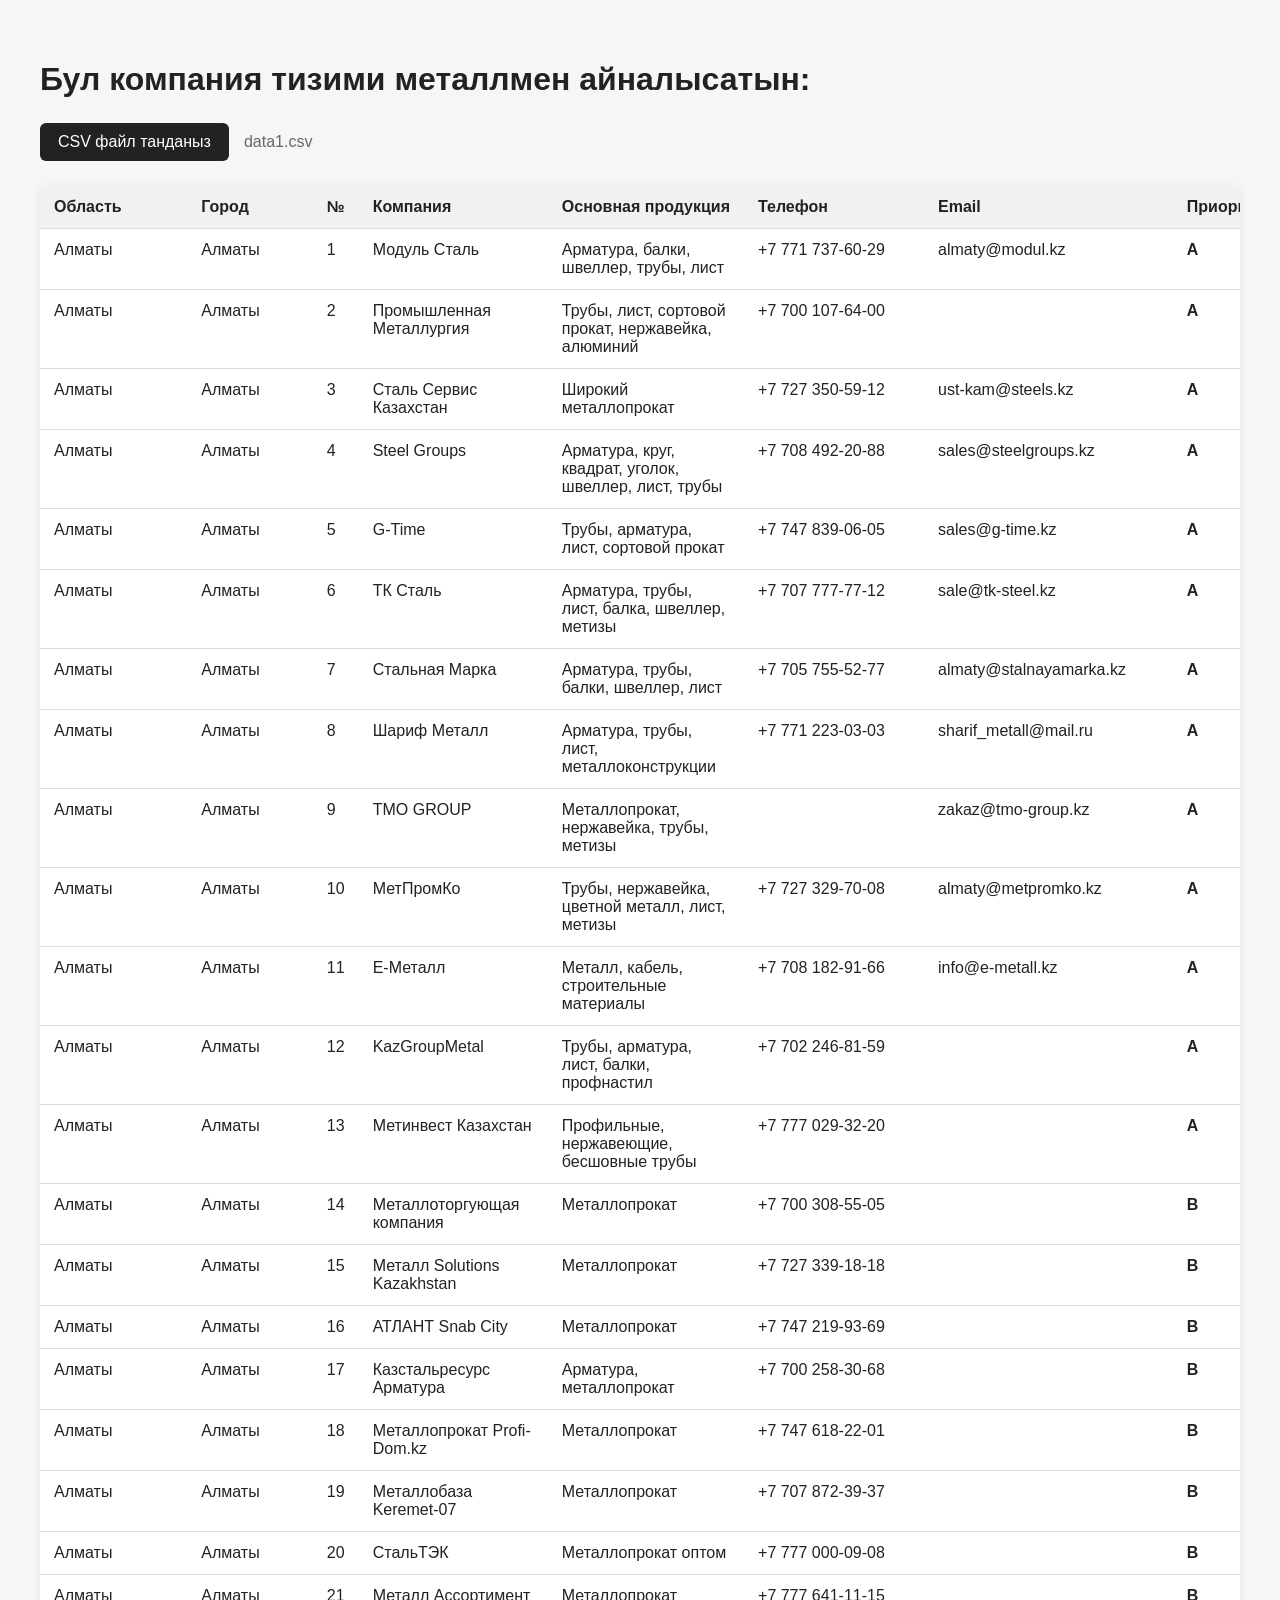
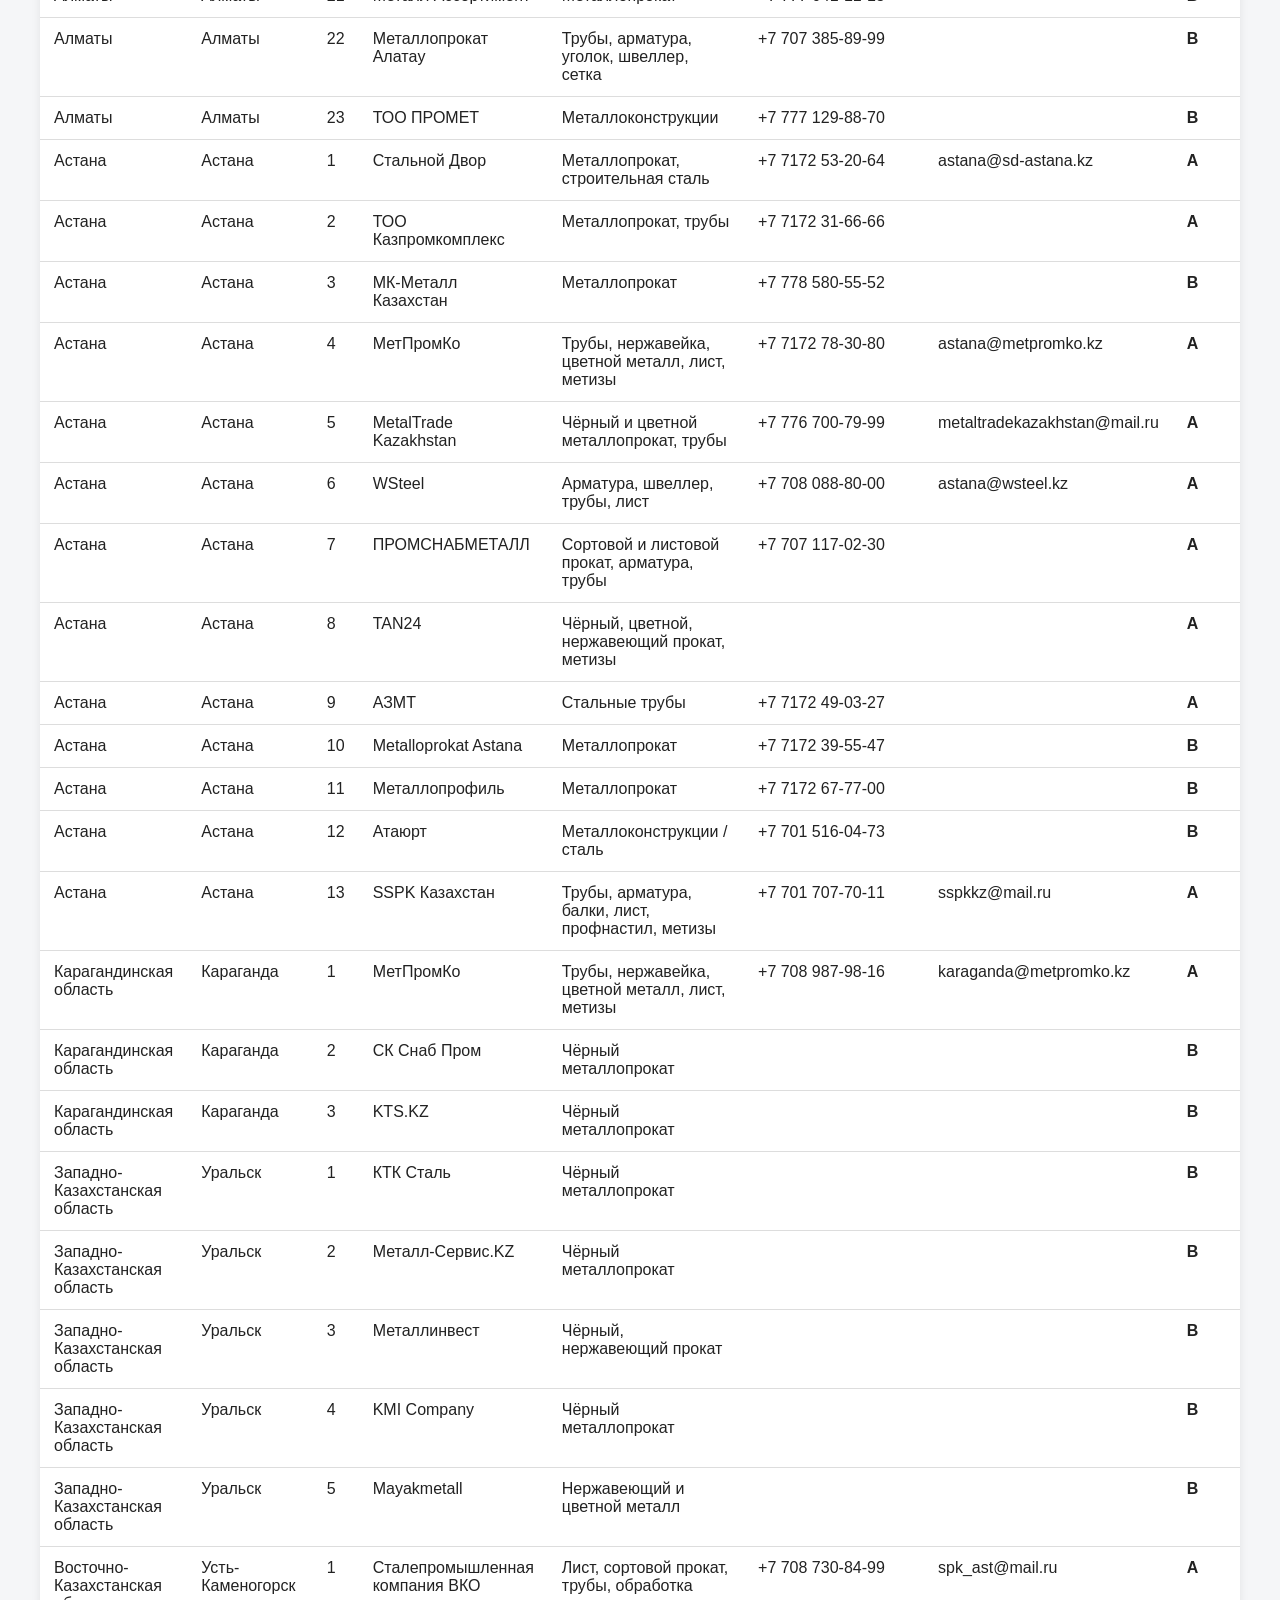
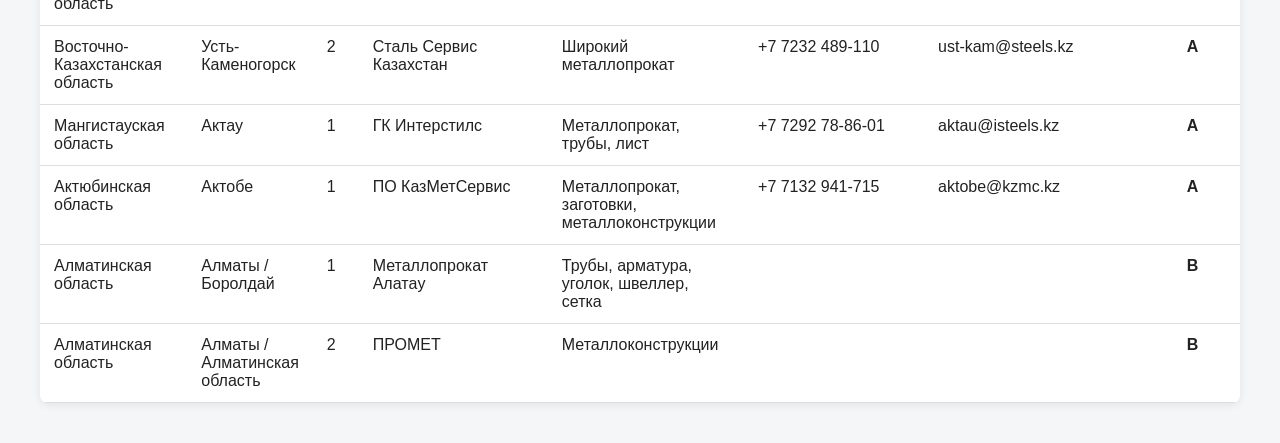
<file: index.html>
<!DOCTYPE html>
<html lang="ru">
<head>
    <meta charset="UTF-8">
    <meta name="viewport" content="width=device-width, initial-scale=1.0">

    <title>Металлмен айналысатын компаниялар тизбеги</title>

    <link rel="stylesheet" href="style.css">
</head>

<body>

    <div class="container">

        <h1>Бул компания тизими металлмен айналысатын:</h1>

        <!-- CSV акпараты куйу жери -->
        <div class="upload-block">
            <label for="csvFile" class="file-label">
                CSV файл танданыз
            </label>

            <input
                type="file"
                id="csvFile"
                accept=".csv,text/csv"
            >

            <span id="fileName">
                Файл тандалмаган
            </span>
        </div>

        <!-- Бул жерде JavaScript таблицаны курап береди -->
        <div id="tableContainer"></div>

    </div>

    <script src="app.js"></script>

</body>
</html>
</file>
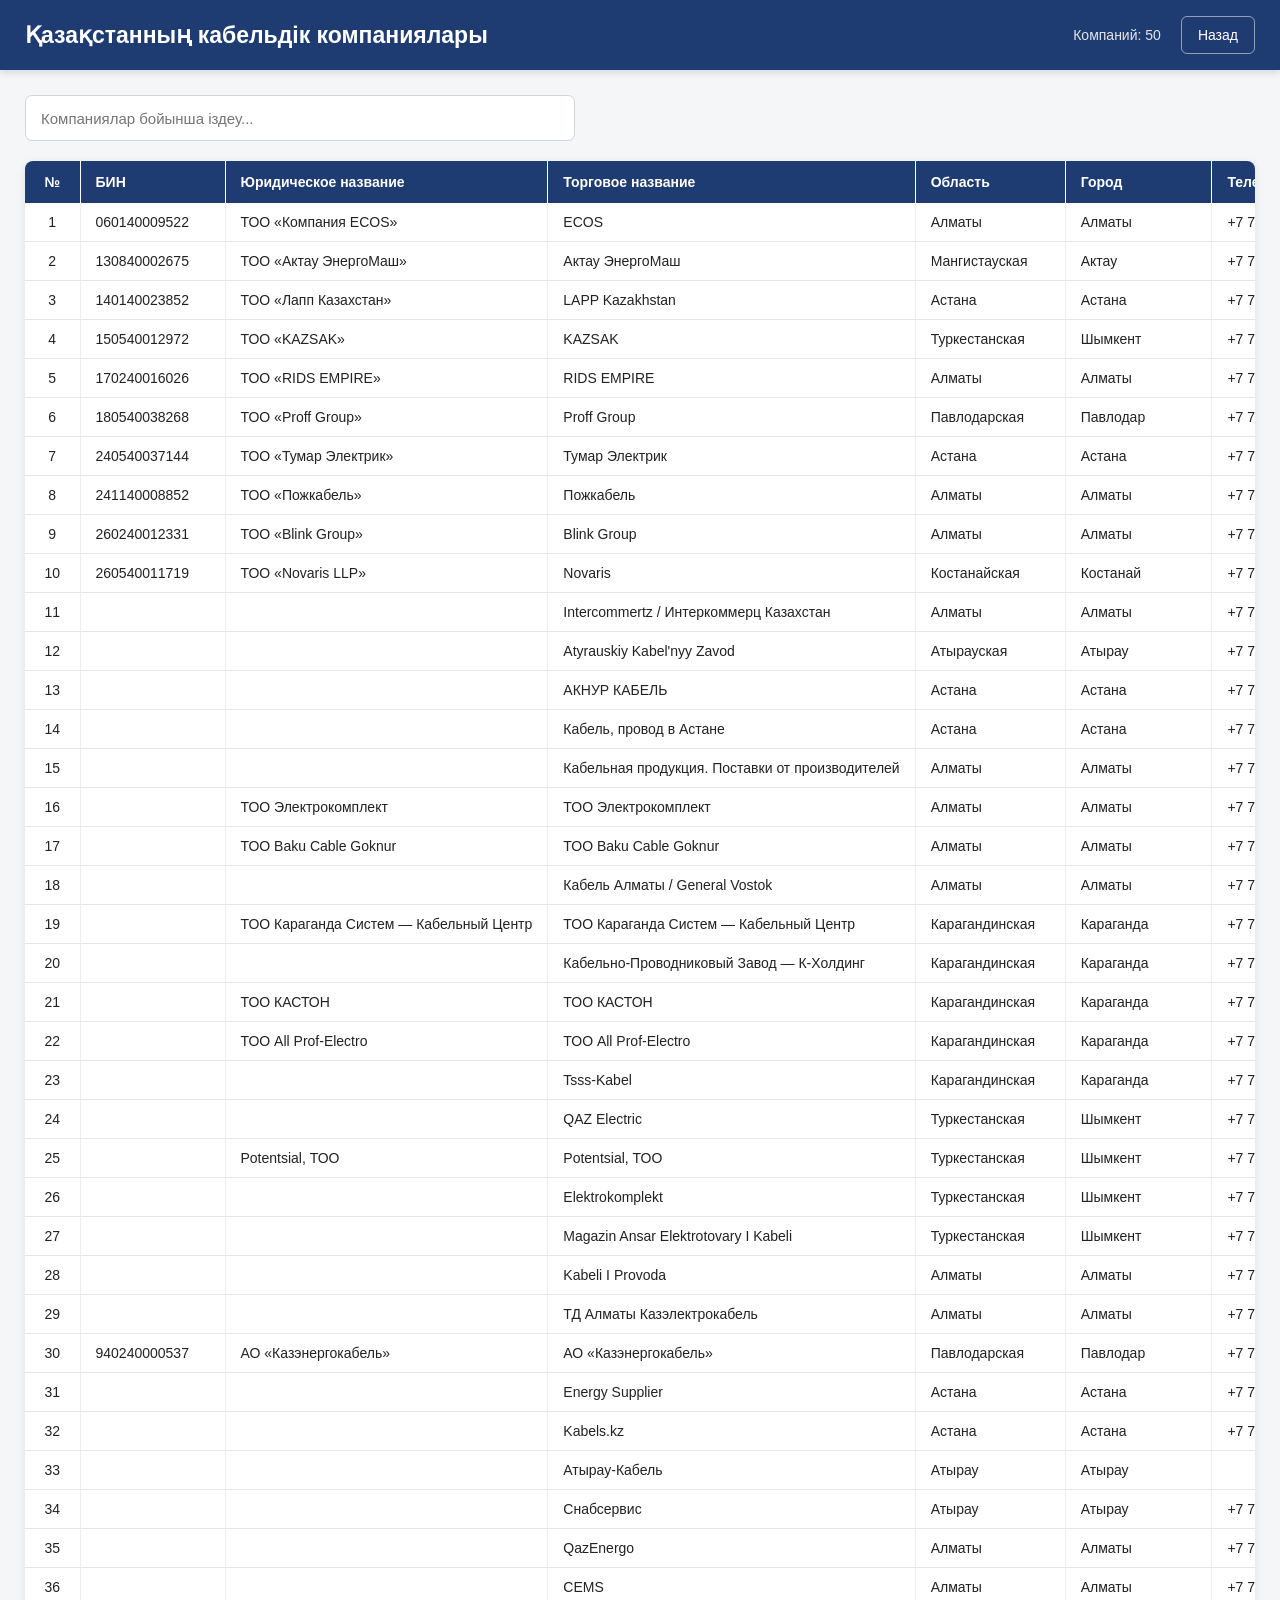
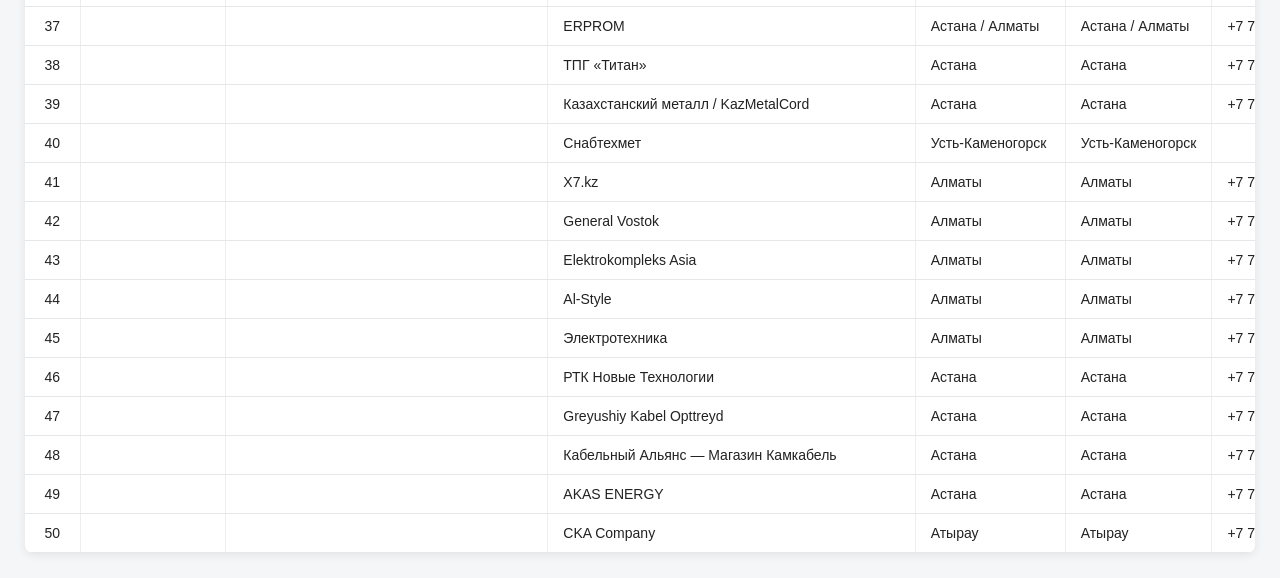
<file: cablecompanies.html>
<!DOCTYPE html>
<html lang="kk">

<head>

    <meta charset="UTF-8">

    <meta
        name="viewport"
        content="width=device-width, initial-scale=1.0"
    >

    <title>Қазақстанның кабельдік компаниялары</title>

    <link
        rel="stylesheet"
        href="cablecompanies.css"
    >

</head>


<body>


    <!-- =====================================================
         HEADER
         ===================================================== -->

    <header class="header">

        <div class="header-left">

            <h1>
                Қазақстанның кабельдік компаниялары
            </h1>

        </div>


        <div class="header-right">

            <span id="companyCount">
                Загрузка...
            </span>

            <button
                id="backButton"
                type="button"
            >
                Назад
            </button>

        </div>

    </header>



    <!-- =====================================================
         MAIN
         ===================================================== -->

    <main class="main">


        <!-- =================================================
             ПОИСК
             ================================================= -->

        <section class="controls">

            <input
                type="text"
                id="searchInput"
                placeholder="Компаниялар бойынша іздеу..."
                autocomplete="off"
            >

        </section>



        <!-- =================================================
             TABLE
             ================================================= -->

        <section class="table-container">

            <div
                id="loadingMessage"
                class="loading-message"
            >
                Компаниялар базасын жүктеу...
            </div>


            <div
                id="errorMessage"
                class="error-message"
            ></div>


            <div class="table-wrapper">

                <table
                    id="companyTable"
                    class="company-table"
                >

                    <thead id="tableHead"></thead>

                    <tbody id="tableBody"></tbody>

                </table>

            </div>

        </section>


    </main>



    <script src="cablecompanies.js"></script>

</body>

</html>
</file>
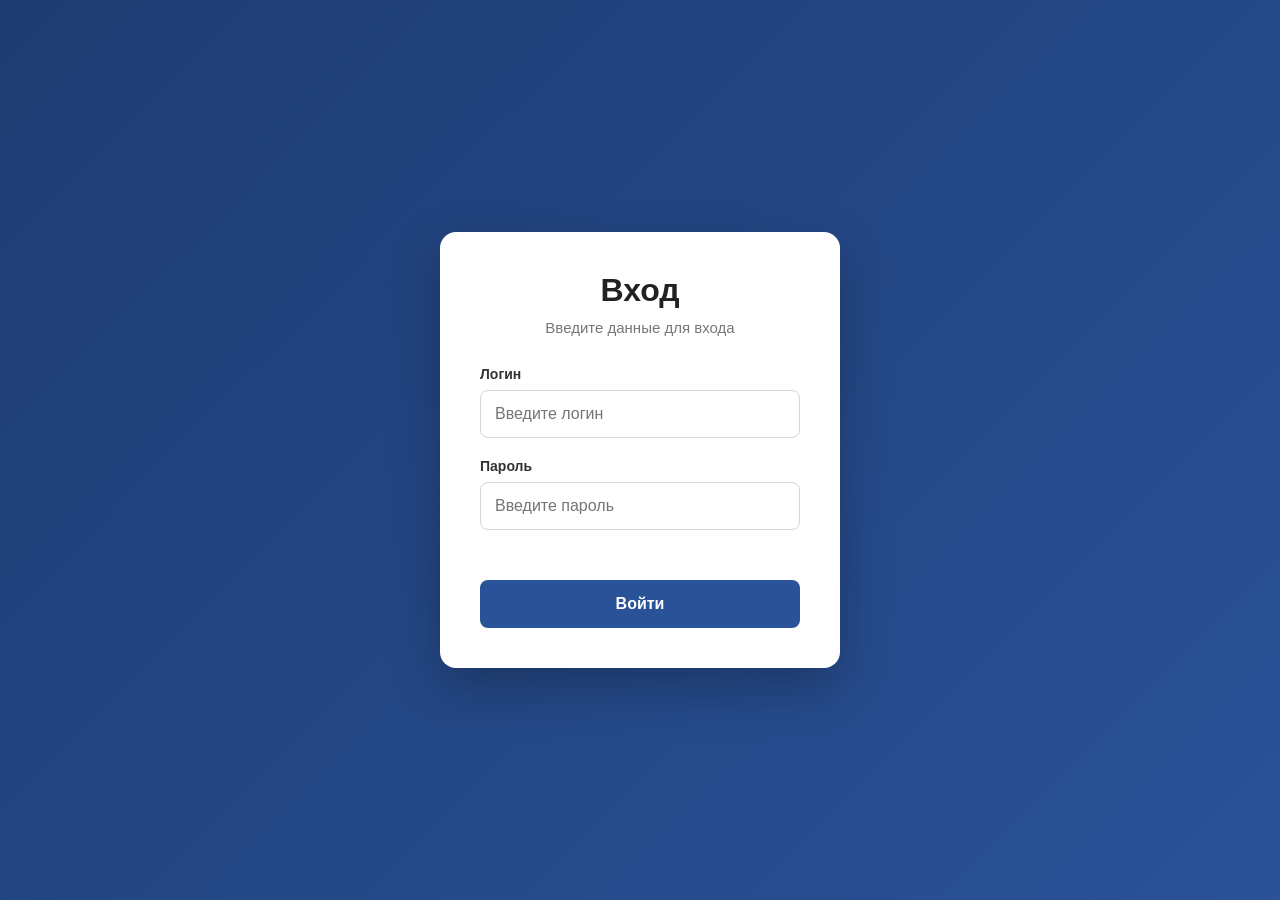
<file: jbindex.html>
<!DOCTYPE html>
<html lang="ru">

<head>
    <meta charset="UTF-8">
    <meta name="viewport" content="width=device-width, initial-scale=1.0">

    <title>Вход в систему</title>

    <link rel="stylesheet" href="jbstyle.css">
</head>

<body>

    <div class="login-container">

        <div class="login-card">

            <div class="login-header">
                <h1>Вход</h1>
                <p>Введите данные для входа</p>
            </div>


            <form id="loginForm">

                <div class="form-group">

                    <label for="login">
                        Логин
                    </label>

                    <input
                        type="text"
                        id="login"
                        placeholder="Введите логин"
                        autocomplete="username"
                        required
                    >

                </div>


                <div class="form-group">

                    <label for="password">
                        Пароль
                    </label>

                    <input
                        type="password"
                        id="password"
                        placeholder="Введите пароль"
                        autocomplete="current-password"
                        required
                    >

                </div>


                <div id="errorMessage" class="error-message"></div>


                <button type="submit" class="login-button">
                    Войти
                </button>

            </form>

        </div>

    </div>


    <script src="script.js"></script>

</body>

</html>
</file>
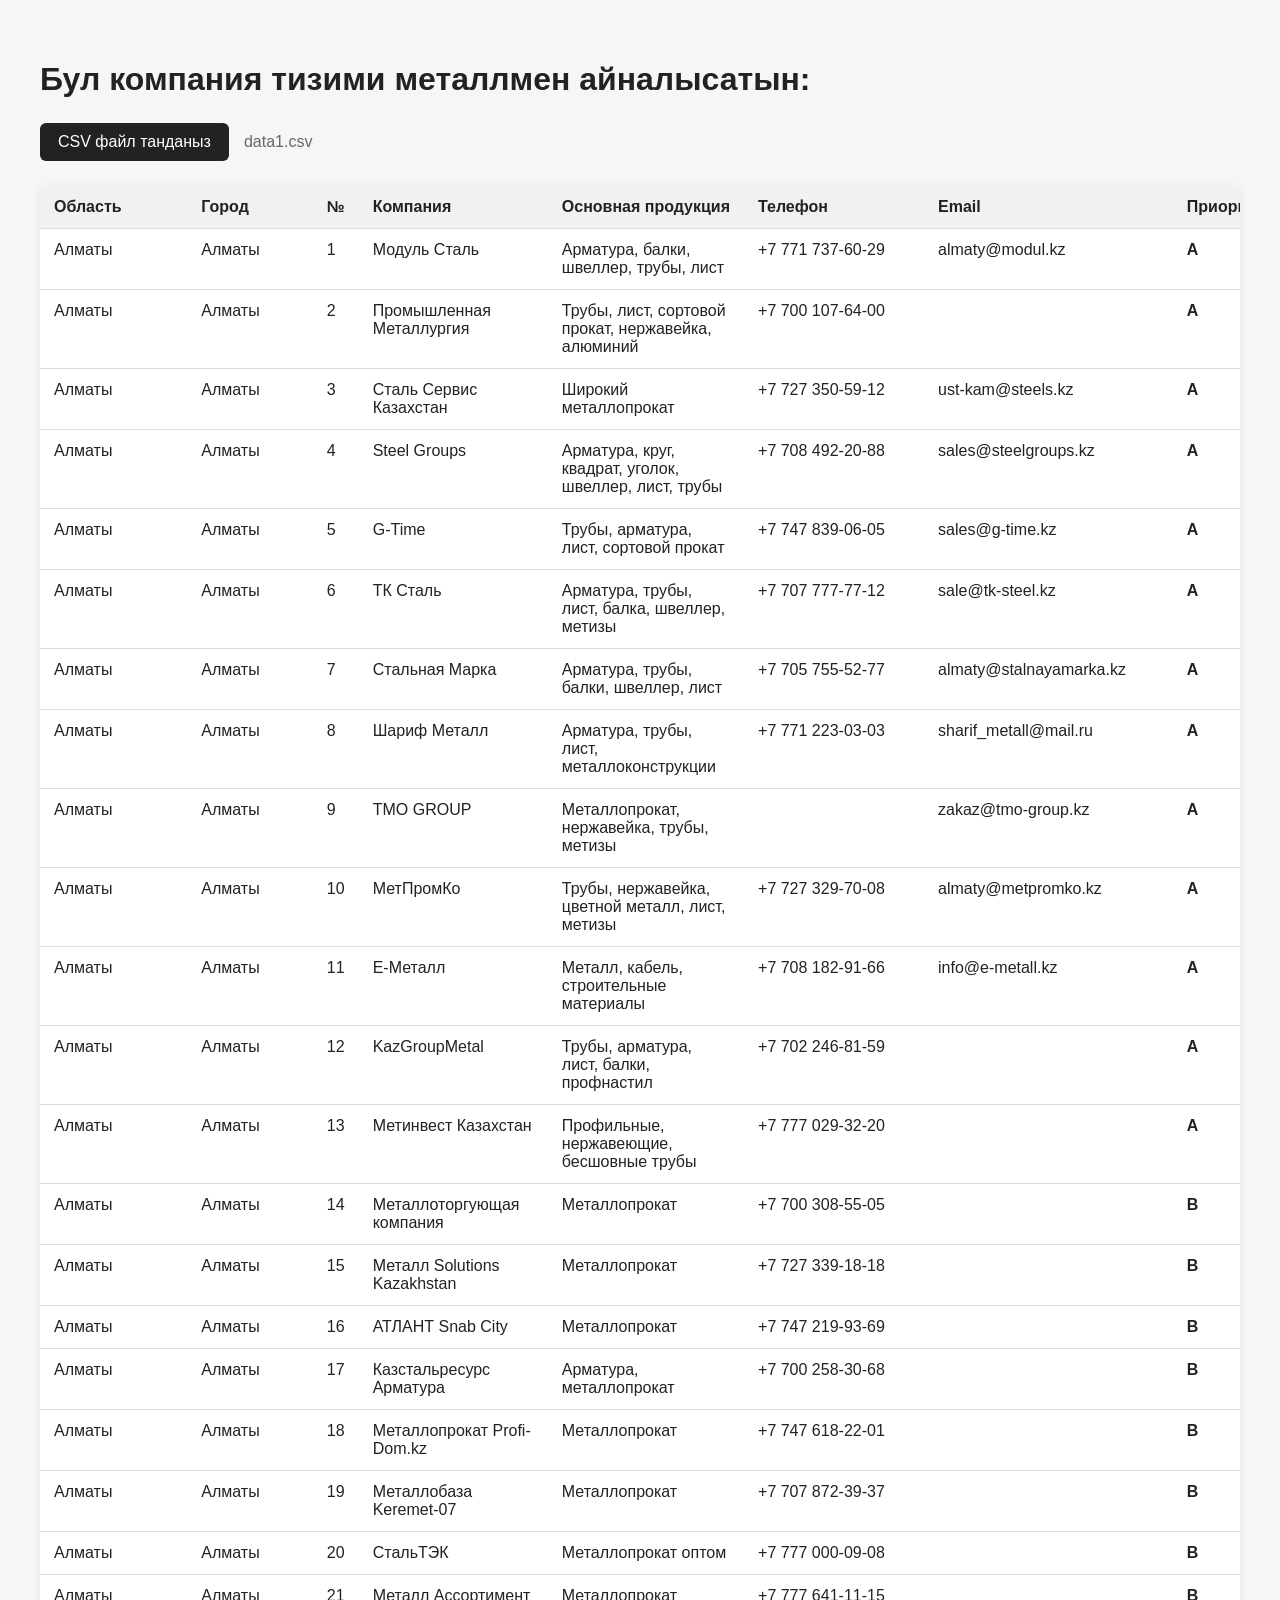
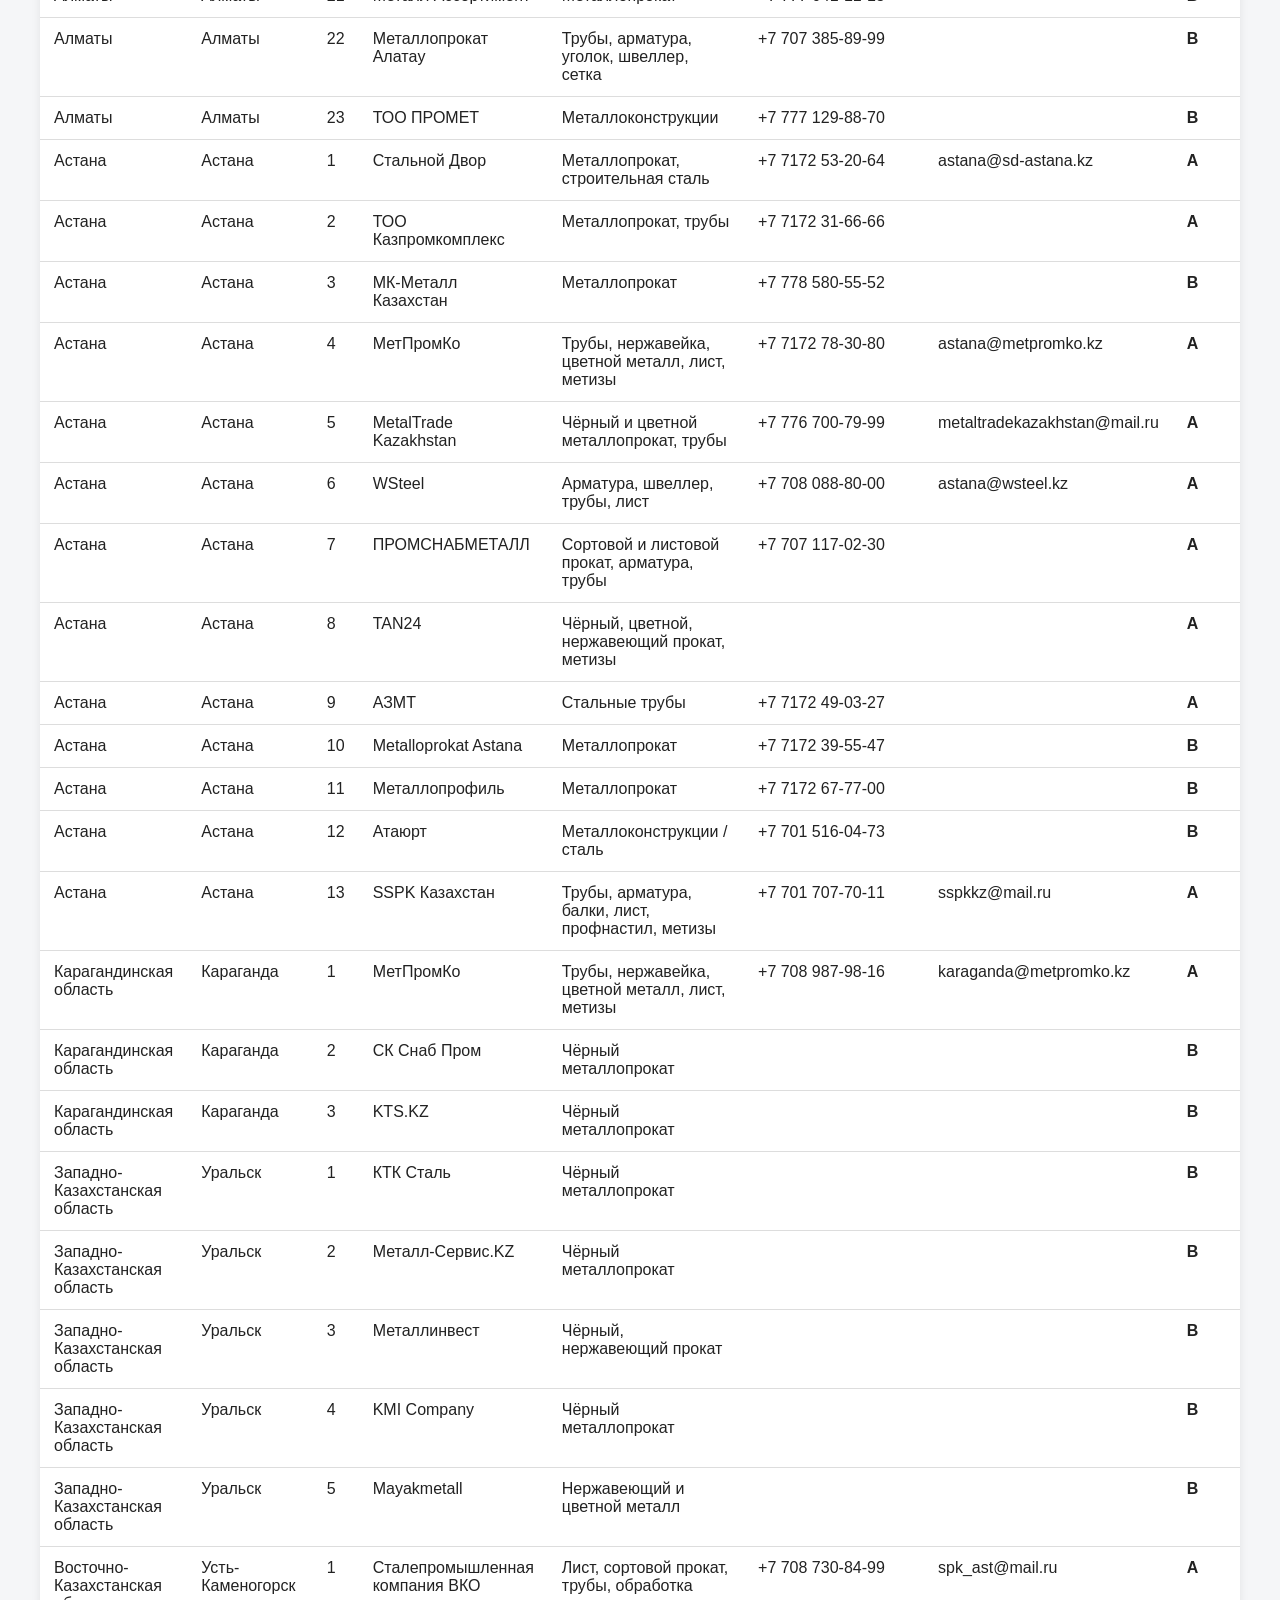
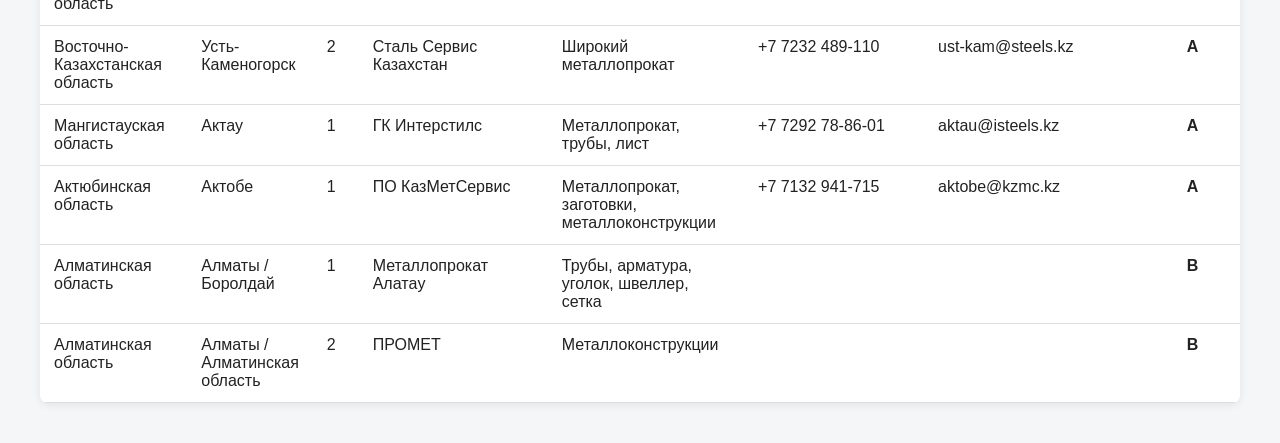
<file: main.html>
<!DOCTYPE html>
<html lang="ru">

<head>

    <meta charset="UTF-8">

    <meta
        name="viewport"
        content="width=device-width, initial-scale=1.0"
    >

    <title>База компаний</title>

    <link rel="stylesheet" href="main.css">

</head>


<body>


    <!-- =====================================================
         HEADER
         ===================================================== -->

    <header class="header">

        <div class="header-left">

            <h1>База компаний</h1>

        </div>


        <div class="header-right">

            <span id="companyCount">
                Загрузка...
            </span>

            <button id="logoutButton">
                Выйти
            </button>

        </div>

    </header>



    <!-- =====================================================
         MAIN
         ===================================================== -->

    <main class="main">


        <!-- =================================================
             ПОИСК
             ================================================= -->

        <div class="controls">

            <input
                type="text"
                id="searchInput"
                placeholder="Поиск по базе компаний..."
            >

        </div>



        <!-- =================================================
             ТАБЛИЦА
             ================================================= -->

        <div class="table-wrapper">

            <table
                id="companyTable"
                class="company-table"
            >

                <thead id="tableHead"></thead>

                <tbody id="tableBody"></tbody>

            </table>

        </div>


    </main>



    <script src="main.js"></script>

</body>

</html>
</file>
<file: style.css>
* {
    box-sizing: border-box;
}

body {
    margin: 0;
    padding: 40px;

    font-family: Arial, sans-serif;

    background: #f5f6f8;
    color: #222;
}

.container {
    max-width: 1600px;
    margin: 0 auto;
}

h1 {
    margin-bottom: 25px;
}

/* =========================
   Загрузка файла
   ========================= */

.upload-block {
    display: flex;
    align-items: center;
    gap: 15px;

    margin-bottom: 25px;
}

#csvFile {
    display: none;
}

.file-label {
    display: inline-block;

    padding: 10px 18px;

    background: #222;
    color: white;

    border-radius: 6px;

    cursor: pointer;
}

.file-label:hover {
    background: #444;
}

#fileName {
    color: #666;
}


/* =========================
   Таблица
   ========================= */

.table-wrapper {
    width: 100%;

    overflow-x: auto;

    background: white;

    border-radius: 8px;

    box-shadow: 0 2px 10px rgba(0, 0, 0, 0.08);
}

.data-table {
    width: 100%;

    border-collapse: collapse;

    min-width: 1100px;
}

.data-table th,
.data-table td {
    padding: 12px 14px;

    border-bottom: 1px solid #ddd;

    text-align: left;

    vertical-align: top;
}

.data-table th {
    background: #f0f1f3;

    font-weight: 600;

    white-space: nowrap;
}

.data-table tbody tr:hover {
    background: #f8f9fa;
}

/* Приоритет */

.priority-A {
    font-weight: 700;
}

.priority-B {
    font-weight: 600;
}
</file>
<file: cablecompanies.css>
/* ============================================================
   RESET
   ============================================================ */

* {
    box-sizing: border-box;
}


/* ============================================================
   BODY
   ============================================================ */

body {

    margin: 0;

    font-family:
        Arial,
        Helvetica,
        sans-serif;

    background: #f4f6f8;

    color: #222;
}


/* ============================================================
   HEADER
   ============================================================ */

.header {

    height: 70px;

    padding: 0 25px;

    background: #1e3c72;

    color: white;

    display: flex;

    align-items: center;

    justify-content: space-between;

    box-shadow:
        0 2px 8px rgba(0, 0, 0, 0.15);

}


.header-left {

    min-width: 0;
}


.header-left h1 {

    margin: 0;

    font-size: 23px;

    font-weight: 600;

}


.header-right {

    display: flex;

    align-items: center;

    gap: 20px;

    flex-shrink: 0;

}


#companyCount {

    font-size: 14px;

    color: #e5e5e5;

}


/* ============================================================
   BACK BUTTON
   ============================================================ */

#backButton {

    height: 38px;

    padding: 0 16px;

    border: 1px solid rgba(255,255,255,0.5);

    border-radius: 6px;

    background: transparent;

    color: white;

    cursor: pointer;

    font-size: 14px;

}


#backButton:hover {

    background:
        rgba(255,255,255,0.15);

}


/* ============================================================
   MAIN
   ============================================================ */

.main {

    padding: 25px;
}


/* ============================================================
   CONTROLS
   ============================================================ */

.controls {

    margin-bottom: 20px;

    display: flex;

    gap: 10px;

}


#searchInput {

    width: 100%;

    max-width: 550px;

    height: 46px;

    padding: 0 15px;

    border: 1px solid #d0d5da;

    border-radius: 7px;

    background: white;

    color: #222;

    font-size: 15px;

    outline: none;

}


#searchInput:focus {

    border-color: #2a5298;

    box-shadow:
        0 0 0 3px
        rgba(42, 82, 152, 0.10);

}


/* ============================================================
   TABLE CONTAINER
   ============================================================ */

.table-container {

    width: 100%;

}


/* ============================================================
   TABLE WRAPPER
   ============================================================ */

.table-wrapper {

    width: 100%;

    overflow-x: auto;

    background: white;

    border-radius: 8px;

    box-shadow:
        0 2px 10px
        rgba(0, 0, 0, 0.08);

}


/* ============================================================
   TABLE
   ============================================================ */

.company-table {

    width: max-content;

    min-width: 100%;

    border-collapse: collapse;

    table-layout: auto;

    font-size: 14px;

}


/* ============================================================
   THEAD
   ============================================================ */

.company-table thead {

    background: #1e3c72;

    color: white;

}


.company-table th {

    padding: 13px 15px;

    text-align: left;

    font-weight: 600;

    white-space: nowrap;

    border-right:
        1px solid
        rgba(255,255,255,0.15);

    position: sticky;

    top: 0;

    z-index: 2;

}


/* ============================================================
   TBODY
   ============================================================ */

.company-table td {

    padding: 11px 15px;

    border-bottom:
        1px solid #e5e7eb;

    border-right:
        1px solid #eeeeee;

    white-space: nowrap;

    vertical-align: middle;

}


.company-table tbody tr:hover {

    background: #f2f6fc;

}


/* ============================================================
   №
   ============================================================ */

.company-table th:nth-child(1),
.company-table td:nth-child(1) {

    min-width: 55px;

    width: 55px;

    text-align: center;

}


/* ============================================================
   БИН
   ============================================================ */

.company-table th:nth-child(2),
.company-table td:nth-child(2) {

    min-width: 145px;

}


/* ============================================================
   ЮРИДИЧЕСКОЕ НАЗВАНИЕ
   ============================================================ */

.company-table th:nth-child(3),
.company-table td:nth-child(3) {

    min-width: 250px;

}


/* ============================================================
   ТОРГОВОЕ НАЗВАНИЕ
   ============================================================ */

.company-table th:nth-child(4),
.company-table td:nth-child(4) {

    min-width: 180px;

}


/* ============================================================
   ОБЛАСТЬ
   ============================================================ */

.company-table th:nth-child(5),
.company-table td:nth-child(5) {

    min-width: 150px;

}


/* ============================================================
   ГОРОД
   ============================================================ */

.company-table th:nth-child(6),
.company-table td:nth-child(6) {

    min-width: 130px;

}


/* ============================================================
   ТЕЛЕФОН
   ============================================================ */

.company-table th:nth-child(7),
.company-table td:nth-child(7) {

    min-width: 180px;

    width: 180px;

    white-space: nowrap;

}


/* ============================================================
   WHATSAPP
   ============================================================ */

.company-table th:nth-child(8),
.company-table td:nth-child(8) {

    min-width: 150px;

}


/* ============================================================
   TELEGRAM
   ============================================================ */

.company-table th:nth-child(9),
.company-table td:nth-child(9) {

    min-width: 150px;

}


/* ============================================================
   INSTAGRAM
   ============================================================ */

.company-table th:nth-child(10),
.company-table td:nth-child(10) {

    min-width: 150px;

}


/* ============================================================
   EMAIL
   ============================================================ */

.company-table th:nth-child(11),
.company-table td:nth-child(11) {

    min-width: 210px;

}


/* ============================================================
   АДРЕС
   ============================================================ */

.company-table th:nth-child(12),
.company-table td:nth-child(12) {

    min-width: 250px;

    white-space: normal;

}


/* ============================================================
   САЙТ
   ============================================================ */

.company-table th:nth-child(13),
.company-table td:nth-child(13) {

    min-width: 220px;

}


/* ============================================================
   2GIS
   ============================================================ */

.company-table th:nth-child(14),
.company-table td:nth-child(14) {

    min-width: 100px;

}


/* ============================================================
   ПРОДУКЦИЯ
   ============================================================ */

.company-table th:nth-child(15),
.company-table td:nth-child(15) {

    min-width: 350px;

    white-space: normal;

}


/* ============================================================
   ОПТ / РОЗНИЦА
   ============================================================ */

.company-table th:nth-child(16),
.company-table td:nth-child(16) {

    min-width: 150px;

}


/* ============================================================
   СКЛАД
   ============================================================ */

.company-table th:nth-child(17),
.company-table td:nth-child(17) {

    min-width: 130px;

}


/* ============================================================
   СТАТУС БИН
   ============================================================ */

.company-table th:nth-child(18),
.company-table td:nth-child(18) {

    min-width: 150px;

}


/* ============================================================
   ДОПОЛНИТЕЛЬНО
   ============================================================ */

.company-table th:nth-child(19),
.company-table td:nth-child(19) {

    min-width: 350px;

    white-space: normal;

}


/* ============================================================
   LOADING
   ============================================================ */

.loading-message {

    padding: 30px;

    text-align: center;

    color: #666;

}


/* ============================================================
   ERROR
   ============================================================ */

.error-message {

    padding: 20px;

    color: #b42318;

    background: #fff0f0;

    border-radius: 7px;

    display: none;

}


/* ============================================================
   MOBILE
   ============================================================ */

@media (max-width: 700px) {

    .header {

        height: auto;

        min-height: 70px;

        padding: 15px;

        gap: 15px;

    }


    .header-left h1 {

        font-size: 18px;

    }


    #companyCount {

        display: none;

    }


    .main {

        padding: 15px;

    }


    #searchInput {

        max-width: 100%;

    }

}
</file>
<file: jbstyle.css>
* {
    box-sizing: border-box;
}


body {
    margin: 0;

    min-height: 100vh;

    font-family:
        Arial,
        Helvetica,
        sans-serif;

    background:
        linear-gradient(
            135deg,
            #1e3c72,
            #2a5298
        );

    display: flex;

    justify-content: center;

    align-items: center;
}


/* ============================================================
   LOGIN CONTAINER
   ============================================================ */

.login-container {

    width: 100%;

    padding: 20px;
}


/* ============================================================
   LOGIN CARD
   ============================================================ */

.login-card {

    width: 100%;

    max-width: 400px;

    margin: 0 auto;

    padding: 40px;

    background: #ffffff;

    border-radius: 16px;

    box-shadow:
        0 20px 50px rgba(0, 0, 0, 0.25);
}


/* ============================================================
   HEADER
   ============================================================ */

.login-header {

    text-align: center;

    margin-bottom: 30px;
}


.login-header h1 {

    margin: 0 0 10px;

    font-size: 32px;

    color: #222;
}


.login-header p {

    margin: 0;

    color: #777;

    font-size: 15px;
}


/* ============================================================
   FORM
   ============================================================ */

.form-group {

    margin-bottom: 20px;
}


.form-group label {

    display: block;

    margin-bottom: 8px;

    font-size: 14px;

    font-weight: 600;

    color: #333;
}


.form-group input {

    width: 100%;

    height: 48px;

    padding: 0 14px;

    border: 1px solid #d5d5d5;

    border-radius: 8px;

    font-size: 16px;

    outline: none;

    transition:
        border-color 0.2s,
        box-shadow 0.2s;
}


.form-group input:focus {

    border-color: #2a5298;

    box-shadow:
        0 0 0 3px rgba(42, 82, 152, 0.12);
}


/* ============================================================
   ERROR
   ============================================================ */

.error-message {

    min-height: 20px;

    margin-bottom: 10px;

    text-align: center;

    color: #d93025;

    font-size: 14px;
}


/* ============================================================
   BUTTON
   ============================================================ */

.login-button {

    width: 100%;

    height: 48px;

    border: none;

    border-radius: 8px;

    background: #2a5298;

    color: white;

    font-size: 16px;

    font-weight: 600;

    cursor: pointer;

    transition:
        background 0.2s,
        transform 0.1s;
}


.login-button:hover {

    background: #1e3c72;
}


.login-button:active {

    transform: scale(0.98);
}


/* ============================================================
   MOBILE
   ============================================================ */

@media (max-width: 480px) {

    .login-card {

        padding: 30px 20px;

        border-radius: 12px;
    }

    .login-header h1 {

        font-size: 28px;
    }

}
</file>
<file: main.css>
/* ============================================================
   ОБЩИЕ НАСТРОЙКИ
   ============================================================ */

* {
    box-sizing: border-box;
}


body {

    margin: 0;

    font-family:
        Arial,
        Helvetica,
        sans-serif;

    background: #f4f6f8;

    color: #222;
}


/* ============================================================
   HEADER
   ============================================================ */

.header {

    height: 70px;

    padding: 0 25px;

    background: #1e3c72;

    color: white;

    display: flex;

    align-items: center;

    justify-content: space-between;

    box-shadow:
        0 2px 8px rgba(0, 0, 0, 0.15);
}


.header-left h1 {

    margin: 0;

    font-size: 24px;

    font-weight: 600;
}


.header-right {

    display: flex;

    align-items: center;

    gap: 20px;
}


#companyCount {

    font-size: 14px;

    color: #e5e5e5;
}


/* ============================================================
   LOGOUT
   ============================================================ */

#logoutButton {

    padding: 9px 16px;

    border: 1px solid rgba(255,255,255,0.5);

    border-radius: 6px;

    background: transparent;

    color: white;

    cursor: pointer;

    font-size: 14px;
}


#logoutButton:hover {

    background: rgba(255,255,255,0.15);
}


/* ============================================================
   MAIN
   ============================================================ */

.main {

    padding: 25px;
}


/* ============================================================
   SEARCH
   ============================================================ */

.controls {

    margin-bottom: 20px;
}


#searchInput {

    width: 100%;

    max-width: 500px;

    height: 45px;

    padding: 0 15px;

    border: 1px solid #d0d5da;

    border-radius: 7px;

    background: white;

    font-size: 15px;

    outline: none;
}


#searchInput:focus {

    border-color: #2a5298;

    box-shadow:
        0 0 0 3px rgba(42,82,152,0.1);
}


/* ============================================================
   TABLE WRAPPER
   ============================================================ */

.table-wrapper {

    width: 100%;

    overflow-x: auto;

    background: white;

    border-radius: 8px;

    box-shadow:
        0 2px 10px rgba(0, 0, 0, 0.08);
}


/* ============================================================
   TABLE
   ============================================================ */

.company-table {

    width: max-content;

    min-width: 100%;

    border-collapse: collapse;

    table-layout: auto;

    font-size: 14px;
}


/* ============================================================
   THEAD
   ============================================================ */

.company-table thead {

    background: #1e3c72;

    color: white;
}


.company-table th {

    padding: 13px 15px;

    text-align: left;

    font-weight: 600;

    border-right: 1px solid rgba(255,255,255,0.15);

    white-space: nowrap;

    position: sticky;

    top: 0;

    z-index: 2;
}


/* ============================================================
   TBODY
   ============================================================ */

.company-table td {

    padding: 11px 15px;

    border-bottom: 1px solid #e5e7eb;

    border-right: 1px solid #eeeeee;

    white-space: nowrap;

    vertical-align: middle;
}


.company-table tbody tr:hover {

    background: #f2f6fc;
}


/* ============================================================
   №
   ============================================================ */

.company-table th:first-child,
.company-table td:first-child {

    text-align: center;

    width: 60px;

    min-width: 60px;
}


/* ============================================================
   КОМПАНИЯ
   ============================================================ */

.company-table th:nth-child(4),
.company-table td:nth-child(4) {

    min-width: 220px;
}


/* ============================================================
   ОСНОВНАЯ ПРОДУКЦИЯ
   ============================================================ */

.company-table th:nth-child(6),
.company-table td:nth-child(6) {

    min-width: 280px;

    white-space: normal;
}


/* ============================================================
   ТЕЛЕФОН
   ============================================================ */

.company-table th:nth-child(7),
.company-table td:nth-child(7) {

    min-width: 180px;

    width: 180px;

    white-space: nowrap;
}


/* ============================================================
   EMAIL
   ============================================================ */

.company-table th:nth-child(8),
.company-table td:nth-child(8) {

    min-width: 190px;
}


/* ============================================================
   СОЦСЕТИ / САЙТ
   ============================================================ */

.company-table th:nth-child(10),
.company-table td:nth-child(10),
.company-table th:nth-child(11),
.company-table td:nth-child(11),
.company-table th:nth-child(12),
.company-table td:nth-child(12),
.company-table th:nth-child(13),
.company-table td:nth-child(13) {

    min-width: 130px;
}


/* ============================================================
   ИСТОЧНИК
   ============================================================ */

.company-table th:last-child,
.company-table td:last-child {

    min-width: 120px;
}


/* ============================================================
   МОБИЛЬНАЯ ВЕРСИЯ
   ============================================================ */

@media (max-width: 700px) {

    .header {

        padding: 0 15px;
    }


    .header-left h1 {

        font-size: 19px;
    }


    .header-right {

        gap: 10px;
    }


    #companyCount {

        display: none;
    }


    .main {

        padding: 15px;
    }

}
</file>
